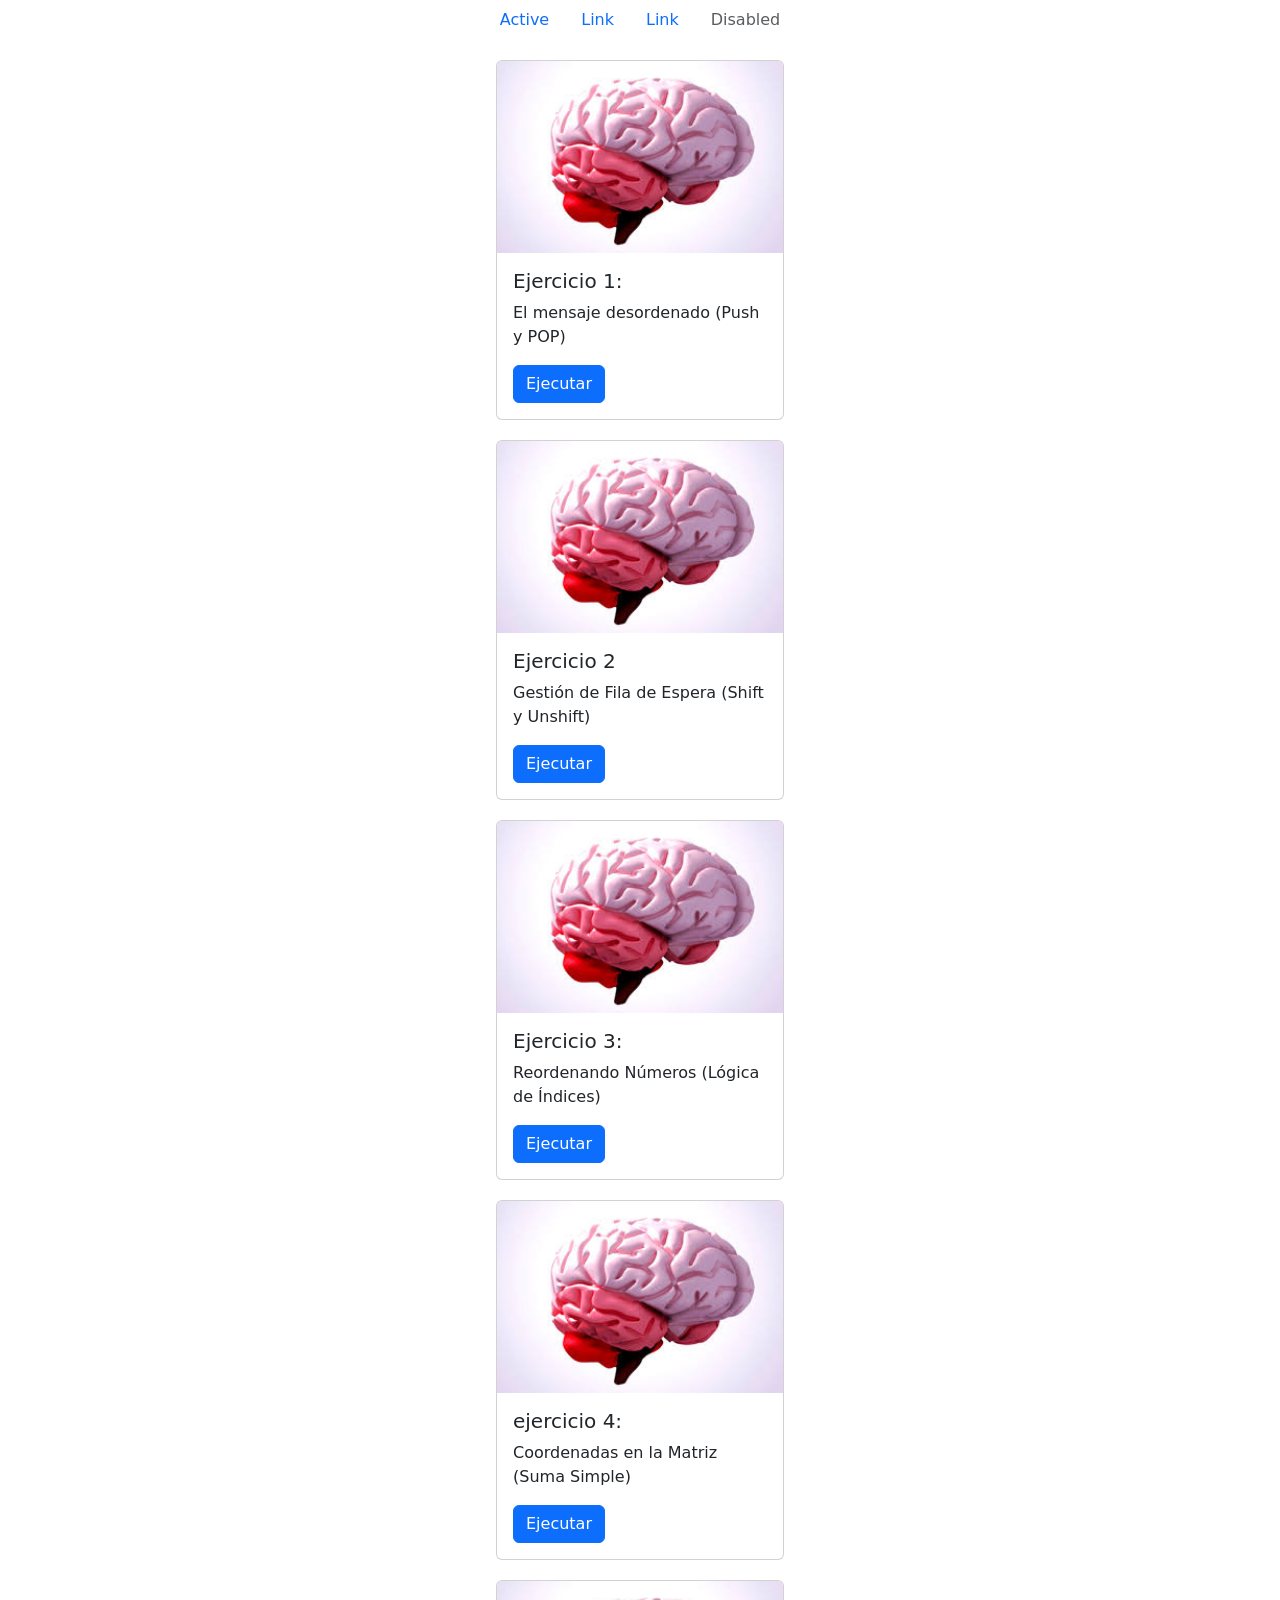
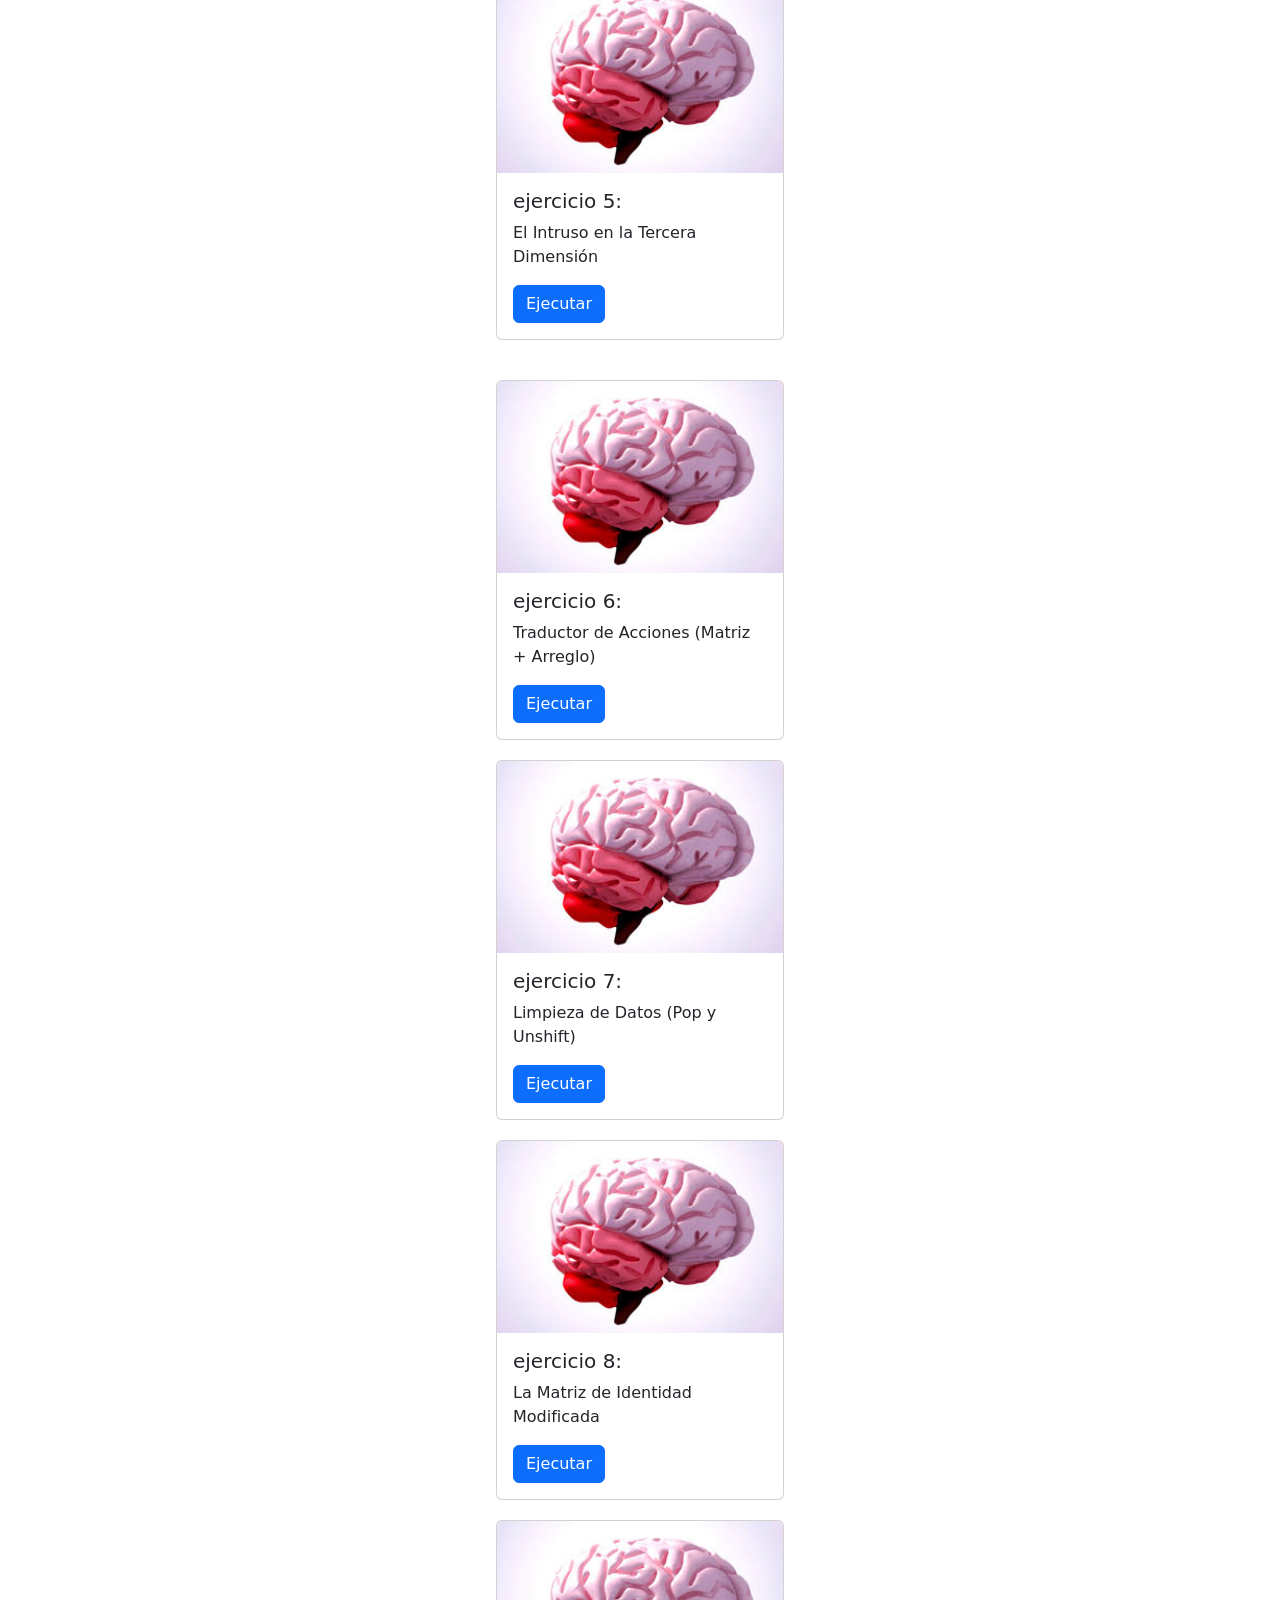
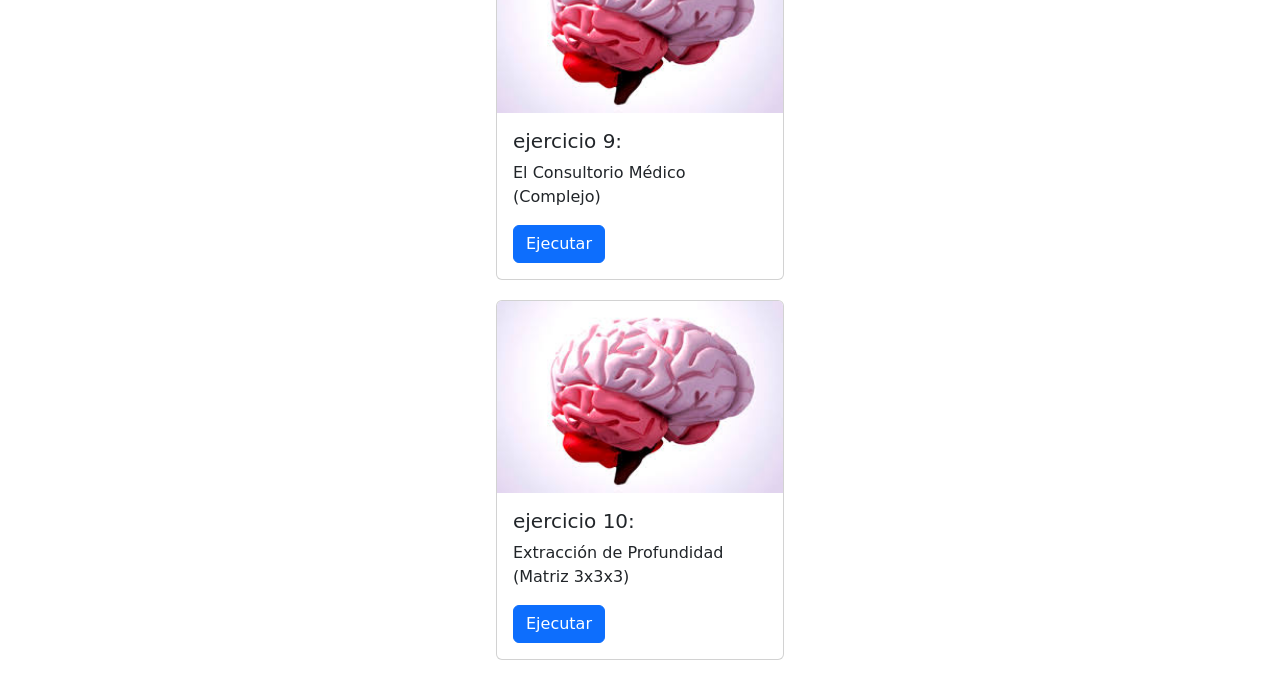
<file: 01_Arrays_Matrices/index.html>
<!DOCTYPE html>
<html lang="es">

<head>
    <meta charset="UTF-8">
    <meta name="author" content="elizabethcornejo@liceovvh.cl">
    <link rel="stylesheet" href="static/css/style.css">
    <meta name="viewport" content="width=device-width, initial-scale=1.0">

    <title>Arreglos y Matrices</title>

    <!-- Estilo Boostrap -->
    <link href="https://cdn.jsdelivr.net/npm/bootstrap@5.3.8/dist/css/bootstrap.min.css" rel="stylesheet"
        integrity="sha384-sRIl4kxILFvY47J16cr9ZwB07vP4J8+LH7qKQnuqkuIAvNWLzeN8tE5YBujZqJLB" crossorigin="anonymous">
</head>

<body>
    <header>
        <ul class="nav justify-content-center">
            <li class="nav-item">
                <a class="nav-link active" aria-current="page" href="#">Active</a>
            </li>
            <li class="nav-item">
                <a class="nav-link" href="#">Link</a>
            </li>
            <li class="nav-item">
                <a class="nav-link" href="#">Link</a>
            </li>
            <li class="nav-item">
                <a class="nav-link disabled" aria-disabled="true">Disabled</a>
            </li>
        </ul>
    </header>

    <main class="contenedor">
        <div class="filas">
            <!-- Primer ejercicio -->
            <div class="card" style="width: 18rem;">
                <img src="static/images/descarga.jpg" class="card-img-top" alt="...">
                <div class="card-body">
                    <h5 class="card-title">Ejercicio 1:</h5>
                    <p class="card-text">El mensaje desordenado (Push y POP)</p>
                    <a href="#" class="btn btn-primary" onclick="construirFrase()">Ejecutar</a>
                </div>
            </div>


            <!-- segundo ejercicio -->
            <div class="card" style="width: 18rem;">
                <img src="static/images/descarga.jpg" class="card-img-top" alt="...">
                <div class="card-body">
                    <h5 class="card-title">Ejercicio 2</h5>
                    <p class="card-text">Gestión de Fila de Espera (Shift y Unshift)</p>
                    <a href="#" class="btn btn-primary" onclick="gestionFila()">Ejecutar</a>
                </div>
            </div>


            <!-- tercer ejercicio -->
            <div class="card" style="width: 18rem;">
                <img src="static/images/descarga.jpg" class="card-img-top" alt="...">
                <div class="card-body">
                    <h5 class="card-title">Ejercicio 3:</h5>
                    <p class="card-text">Reordenando Números (Lógica de Índices)
                    </p>
                    <a href="#" class="btn btn-primary" onclick="reordenarNumeros()">Ejecutar</a>
                </div>
            </div>
            <!-- ejercicio cuatro -->
            <div class="card" style="width: 18rem;">
                <img src="static/images/descarga.jpg" class="card-img-top" alt="...">
                <div class="card-body">
                    <h5 class="card-title">ejercicio 4:</h5>
                    <p class="card-text">Coordenadas en la Matriz (Suma Simple)
                    </p>
                    <a href="#" class="btn btn-primary" onclick="coordenadasMatriz()">Ejecutar</a>
                </div>
            </div>

            <!-- ejercicio cinco -->
            <div class="card" style="width: 18rem;">
                <img src="static/images/descarga.jpg" class="card-img-top" alt="...">
                <div class="card-body">
                    <h5 class="card-title">ejercicio 5:</h5>
                    <p class="card-text">El Intruso en la Tercera Dimensión
                    </p>
                    <a href="#" class="btn btn-primary" onclick="operarIntruso()">Ejecutar</a>
                </div>
            </div>
        </div>
        <div class="filas1">
            <!-- ejercicio seis -->

            <div class="card" style="width: 18rem;">
                <img src="static/images/descarga.jpg" class="card-img-top" alt="...">
                <div class="card-body">
                    <h5 class="card-title">ejercicio 6:</h5>
                    <p class="card-text">Traductor de Acciones (Matriz + Arreglo)
                    </p>
                    <a href="#" class="btn btn-primary" onclick="traducirAcciones()">Ejecutar</a>
                </div>
            </div>

            <!-- ejercicio siete -->
            <div class="card" style="width: 18rem;">
                <img src="static/images/descarga.jpg" class="card-img-top" alt="...">
                <div class="card-body">
                    <h5 class="card-title">ejercicio 7:</h5>
                    <p class="card-text">Limpieza de Datos (Pop y Unshift)
                    </p>
                    <a href="#" class="btn btn-primary" onclick="limpiarDatos()">Ejecutar</a>
                </div>
            </div>

            <!-- ejercicio ocho -->
            <div class="card" style="width: 18rem;">
                <img src="static/images/descarga.jpg" class="card-img-top" alt="...">
                <div class="card-body">
                    <h5 class="card-title">ejercicio 8:</h5>
                    <p class="card-text">La Matriz de Identidad Modificada
                    </p>
                    <a href="#" class="btn btn-primary" onclick="operarIntruso()">Ejecutar</a>
                </div>
            </div>

            <!-- ejercicio nueve -->
            <div class="card" style="width: 18rem;">
                <img src="static/images/descarga.jpg" class="card-img-top" alt="...">
                <div class="card-body">
                    <h5 class="card-title">ejercicio 9:</h5>
                    <p class="card-text">El Consultorio Médico (Complejo)
                    </p>
                    <a href="#" class="btn btn-primary" onclick="medico()">Ejecutar</a>
                </div>
            </div>

            <!-- ejercicio diez -->

            <div class="card" style="width: 18rem;">
                <img src="static/images/descarga.jpg" class="card-img-top" alt="...">
                <div class="card-body">
                    <h5 class="card-title">ejercicio 10:</h5>
                    <p class="card-text"> Extracción de Profundidad (Matriz 3x3x3)
                    </p>
                    <a href="#" class="btn btn-primary" onclick="ejercicio10()">Ejecutar</a>
                </div>
            </div>
        </div>
    </main>
    <!-- Estilo boostrap -->
    <script src="https://cdn.jsdelivr.net/npm/bootstrap@5.3.8/dist/js/bootstrap.bundle.min.js"
        integrity="sha384-FKyoEForCGlyvwx9Hj09JcYn3nv7wiPVlz7YYwJrWVcXK/BmnVDxM+D2scQbITxI"
        crossorigin="anonymous"></script>

    <script src="static/js/script.js"></script>
</body>

</html>
</file>
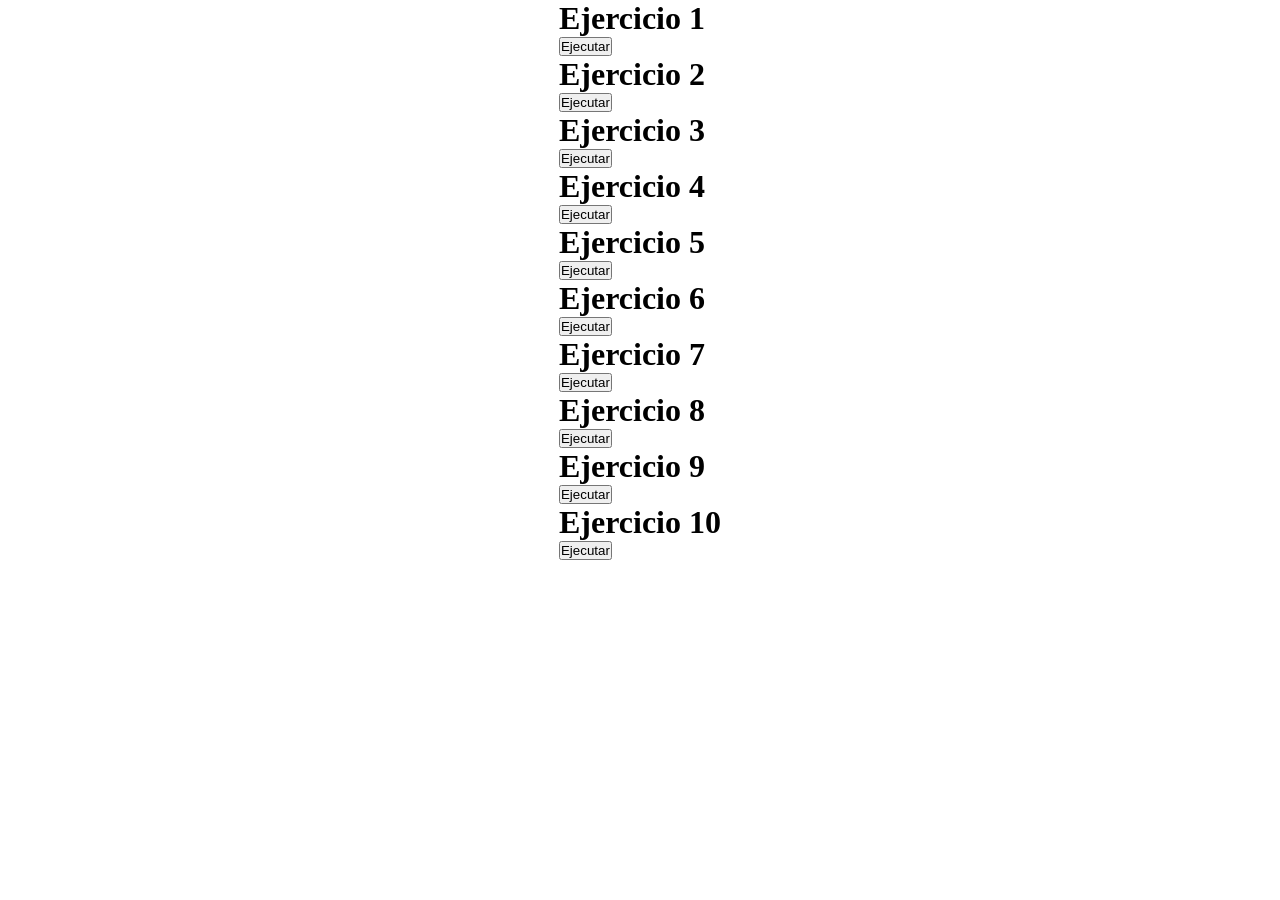
<file: 02_condiciones/index.html>
<!DOCTYPE html>
<html lang="es">

<head>
    <meta charset="UTF-8">
    <meta name="author" content="elizabethcornejo@liceovvh.cl">
    <meta name="viewport" content="width=device-width, initial-scale=1.0">
    <link rel="stylesheet" href="static/css/style.css">
    <title>condicionales</title>
</head>

<body>
    <div class="contenedor">
        <!-- ejercicio 1 -->
        <div class="ejer">
            <h1>Ejercicio 1</h1>
            <button onclick="digital()">Ejecutar</button>

            <div class="ejer">
                <h1>Ejercicio 2</h1>
                <button onclick="nombre()">Ejecutar</button>
            </div>
            <div class="ejer">
                <h1>Ejercicio 3</h1>
                <button onclick="duplicado()">Ejecutar</button>
            </div>
            <div class="ejer">
                <h1>Ejercicio 4</h1>
                <button onclick="controlStock()">Ejecutar</button>
            </div>
            <div class="ejer">
                <h1>Ejercicio 5</h1>
                <button onclick="operarIntruso()">Ejecutar</button>
            </div>
            <div class="ejer">
                <h1>Ejercicio 6</h1>
                <button onclick="accesoVip()">Ejecutar</button>
            </div>
            <div class="ejer">
                <h1>Ejercicio 7</h1>
                <button onclick="calificaciones()">Ejecutar</button>
            </div>
            <div class="ejer">
                <h1>Ejercicio 8</h1>
                <button onclick="buscador()">Ejecutar</button>
            </div> 
            <div class="ejer">
                <h1>Ejercicio 9</h1>
                <button onclick="matrices()">Ejecutar</button>
            </div>
            <div class="ejer">
                <h1>Ejercicio 10</h1>
                <button onclick="visitas()">Ejecutar</button>
            </div>

        </div>
        <script src="static/js/script.js"></script>
</body>

</html>
</file>
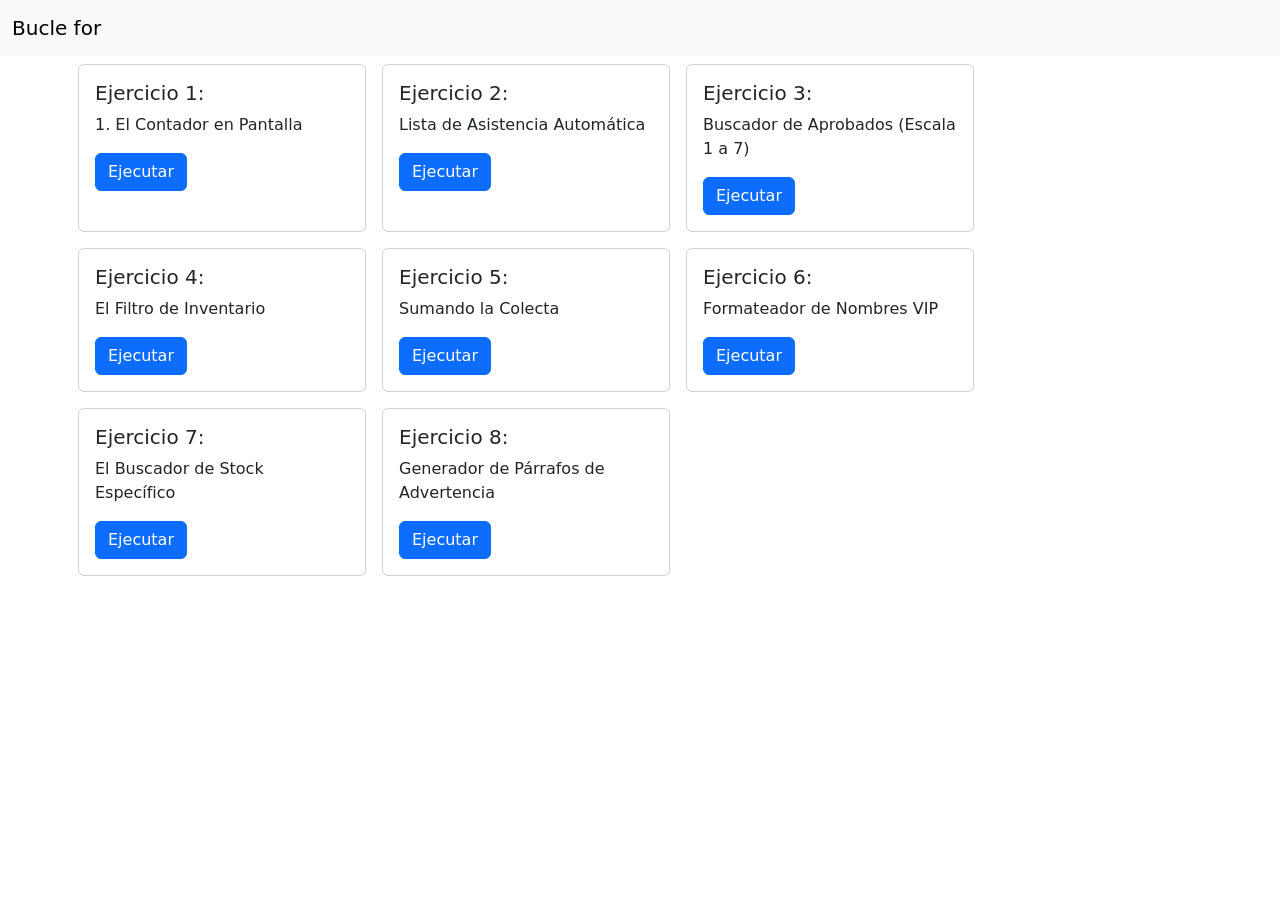
<file: 03_bucles_for/index.html>
<!DOCTYPE html>
<html lang="es">

<head>
    <meta charset="UTF-8">
    <meta name="author" content="elizabethcornejo@liceovvh.cl">
    <meta name="viewport" content="width=device-width, initial-scale=1.0">
    <link rel="stylesheet" href="static/css/style.css">
    <link href="https://cdn.jsdelivr.net/npm/bootstrap@5.3.8/dist/css/bootstrap.min.css" rel=" stylesheet"
        integrity="sha384-sRIl4kxILFvY47J16cr9ZwB07vP4J8+LH7qKQnuqkuIAvNWLzeN8tE5YBujZqJLB" crossorigin="anonymous">
    <title>Bucles For</title>
</head>

<body>
    <header>
        <nav class="navbar navbar-expand-lg bg-body-tertiary">
            <div class="container-fluid">
                <a class="navbar-brand" href="#">Bucle for</a>
                <button class="navbar-toggler" type="button" data-bs-toggle="collapse"
                    data-bs-target="#navbarNavAltMarkup" aria-controls="navbarNavAltMarkup" aria-expanded="false"
                    aria-label="Toggle navigation">
                    <span class="navbar-toggler-icon"></span>
                </button>
            </div>
        </nav>
    </header>
    <main class="container p-2 d-flex gap-3 flex-wrap">
        <div class="card" style="width: 18rem;">
            <div class="card-body">
                <h5 class="card-title">Ejercicio 1: </h5>
                <p class="card-text"> 1. El Contador en Pantalla
                </p>
                <a href="#" class="btn btn-primary" onclick="contadorPantalla()">Ejecutar</a>
                <div id="resultadoContainer" class="mt-4 d-none">
                    <h5>Resultado:</h5>
                    <div id="result1" class="alert alert-success fw-bold"></div>
                </div>
            </div>
        </div>
        <div class="card" style="width: 18rem;">
            <div class="card-body">
                <h5 class="card-title">Ejercicio 2: </h5>
                <p class="card-text"> Lista de Asistencia Automática
                </p>
                <a href="#" class="btn btn-primary" onclick="filaEspera()">Ejecutar</a>
                <div id="resultadoContainer2" class="mt-4 d-none">
                    <h5>Resultado:</h5>
                    <div id="result2" class="alert alert-success fw-bold"></div>
                </div>
            </div>
        </div>
        <div class="card" style="width: 18rem;">
            <div class="card-body">
                <h5 class="card-title">Ejercicio 3: </h5>
                <p class="card-text"> Buscador de Aprobados (Escala 1 a 7)
                </p>
                <a href="#" class="btn btn-primary" onclick="reordenarDatos()">Ejecutar</a>
                <div id="resultadoContainer3" class="mt-4 d-none">
                    <h5>Resultado:</h5>
                    <div id="result3" class="alert alert-success fw-bold"></div>
                </div>
            </div>
        </div>
        <div class="card" style="width: 18rem;">
            <div class="card-body">
                <h5 class="card-title">Ejercicio 4: </h5>
                <p class="card-text"> El Filtro de Inventario</p>
                <a href="#" class="btn btn-primary" onclick="controlStock()">Ejecutar</a>
                <div id="resultadoContainer4" class="mt-4 d-none">
                    <h5>Resultado:</h5>
                    <div id="result4" class="alert alert-success fw-bold"></div>
                </div>
            </div>
        </div>
        <div class="card" style="width: 18rem;">
            <div class="card-body">
                <h5 class="card-title">Ejercicio 5: </h5>
                <p class="card-text">Sumando la Colecta</p>
                <a href="#" class="btn btn-primary" onclick="operarIntruso()">Ejecutar</a>
                <div id="resultadoContainer5" class="mt-4 d-none">
                    <h5>Resultado:</h5>
                    <div id="result5" class="alert alert-success fw-bold"></div>
                </div>
            </div>
        </div>
        <div class="card" style="width: 18rem;">
            <div class="card-body">
                <h5 class="card-title">Ejercicio 6: </h5>
                <p class="card-text"> Formateador de Nombres VIP</p>
                <a href="#" class="btn btn-primary" onclick="traducirAcciones()">Ejecutar</a>
                <div id="resultadoContainer6" class="mt-4 d-none">
                    <h5>Resultado:</h5>
                    <div id="result6" class="alert alert-success fw-bold"></div>
                </div>
            </div>
        </div>
        <div class="card" style="width: 18rem;">
            <div class="card-body">
                <h5 class="card-title">Ejercicio 7: </h5>
                <p class="card-text">El Buscador de Stock Específico</p>
                <a href="#" class="btn btn-primary" onclick="calificacionChile()">Ejecutar</a>
                <div id="resultadoContainer7" class="mt-4 d-none">
                    <h5>Resultado:</h5>
                    <div id="result7" class="alert alert-success fw-bold"></div>
                </div>
            </div>
        </div>
        <div class="card" style="width: 18rem;">
            <div class="card-body">
                <h5 class="card-title">Ejercicio 8: </h5>
                <p class="card-text"> Generador de Párrafos de Advertencia
                </p>
                <a href="#" class="btn btn-primary" onclick="invitados()">Ejecutar</a>
                <div id="resultadoContainer8" class="mt-4 d-none">
                    <h5>Resultado:</h5>
                    <div id="result8" class="alert alert-success fw-bold"></div>
                </div>
            </div>
        </div>

    </main>
    <script src="static/js/script.js"></script>
    <!-- Script de boostrap -->
    <script src="https://cdn.jsdelivr.net/npm/bootstrap@5.3.8/dist/js/bootstrap.bundle.min.js"
        integrity="sha384-FKyoEForCGlyvwx9Hj09JcYn3nv7wiPVlz7YYwJrWVcXK/BmnVDxM+D2scQbITxI"
        crossorigin="anonymous"></script>
</body>

</html>
</file>
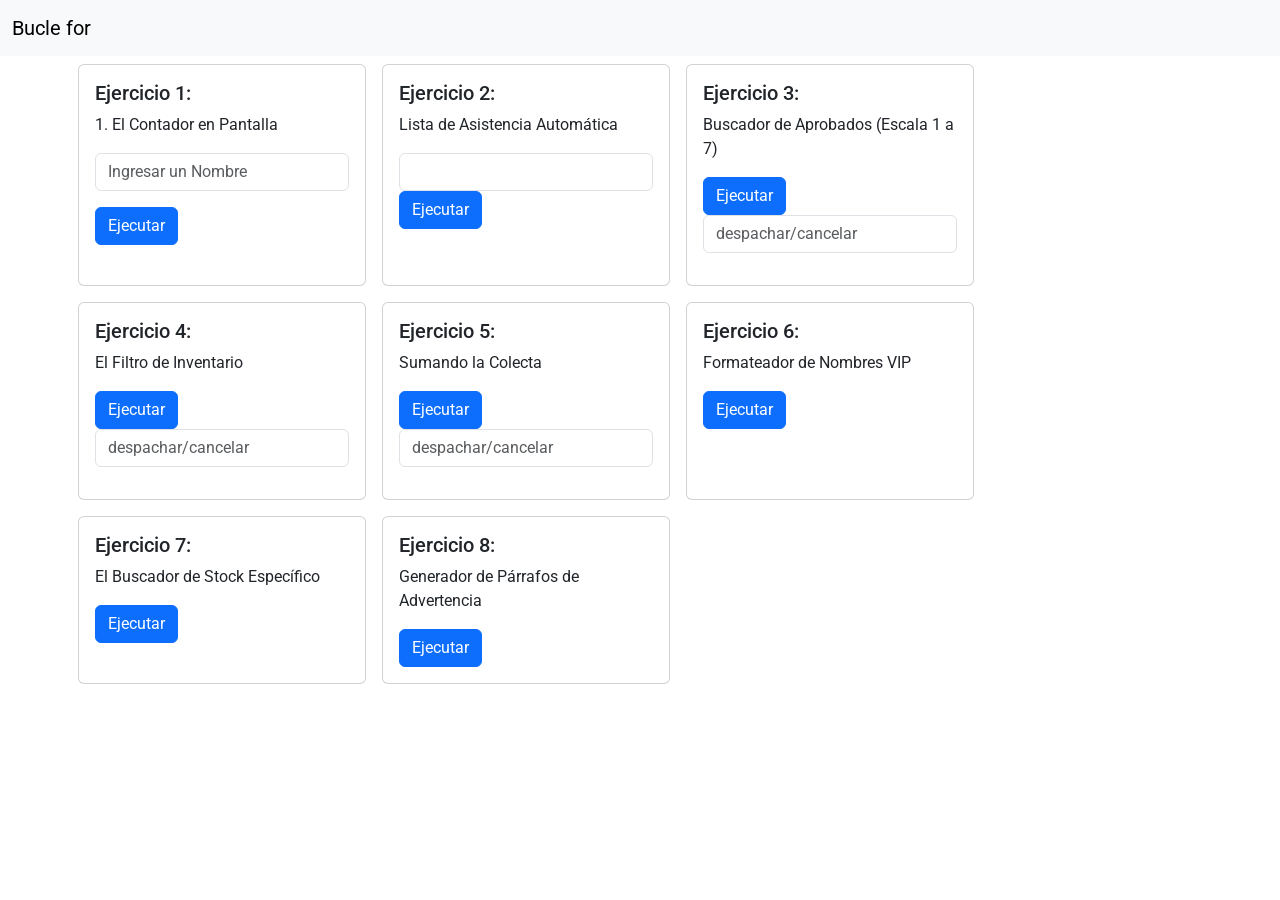
<file: 04_funciones_js/index.html>
<!DOCTYPE html>
<html lang="es">

<head>
    <meta charset="UTF-8">
    <meta name="viewport" content="width=device-width, initial-scale=1.0">
    <meta name="author" content="elizabethcornejo@liceovvh.cl">
    <link rel="stylesheet" href="static/css/style.css">
    <link rel="preconnect" href="https://fonts.googleapis.com">
    <link rel="preconnect" href="https://fonts.gstatic.com" crossorigin>
    <link href="https://fonts.googleapis.com/css2?family=Roboto:ital,wght@0,100..900;1,100..900&display=swap"
        rel="stylesheet">
    <title>funciones JS</title>
    <!-- Estilos boostrap -->
    <link href="https://cdn.jsdelivr.net/npm/bootstrap@5.3.8/dist/css/bootstrap.min.css" rel="stylesheet"
        integrity="sha384-sRIl4kxILFvY47J16cr9ZwB07vP4J8+LH7qKQnuqkuIAvNWLzeN8tE5YBujZqJLB" crossorigin="anonymous">
</head>

<body>
    <header>
        <nav class="navbar navbar-expand-lg bg-body-tertiary">
            <div class="container-fluid">
                <a class="navbar-brand" href="#">Bucle for</a>
                <button class="navbar-toggler" type="button" data-bs-toggle="collapse"
                    data-bs-target="#navbarNavAltMarkup" aria-controls="navbarNavAltMarkup" aria-expanded="false"
                    aria-label="Toggle navigation">
                    <span class="navbar-toggler-icon"></span>
                </button>
            </div>
        </nav>
    </header>
    <main class="container p-2 d-flex gap-3 flex-wrap">
        <div class="card" style="width: 18rem;">
            <div class="card-body">
                <h5 class="card-title">Ejercicio 1: </h5>
                <p class="card-text"> 1. El Contador en Pantalla
                </p>
                <input type="text" class="form-control mb-3" id="input1" placeholder="Ingresar un Nombre">
                <a href="#" class="btn btn-primary" onclick="registrarAlumno()">Ejecutar</a>
                <div id="container1" class="mt-4 d-none">
                    <h5>Resultado:</h5>
                    <div id="result1" class="alert alert-success fw-bold"></div>
                </div>
            </div>
        </div>
        <div class="card" style="width: 18rem;">
            <div class="card-body">
                <h5 class="card-title">Ejercicio 2: </h5>
                <p class="card-text"> Lista de Asistencia Automática
                </p>
                <input type="text" class="form-control" id="input2">
                <a href="#" class="btn btn-primary" onclick="agregarUrgencia()">Ejecutar</a>
                <div id="container2" class="mt-4 d-none">
                    <h5>Resultado:</h5>
                    <div id="result2" class="alert alert-success fw-bold"></div>
                </div>
            </div>
        </div>
        <div class="card" style="width: 18rem;">
            <div class="card-body">
                <h5 class="card-title">Ejercicio 3: </h5>
                <p class="card-text"> Buscador de Aprobados (Escala 1 a 7)
                </p>
                <a href="#" class="btn btn-primary" onclick="gestionarPedidos()">Ejecutar</a>
                <input type="text" class="form-control mb-3" id="input3" placeholder="despachar/cancelar">

                <div id="container3" class="mt-4 d-none">
                    <h5>Resultado:</h5>
                    <div id="result3" class="alert alert-success fw-bold"></div>
                </div>
            </div>
        </div>
        <div class="card" style="width: 18rem;">
            <div class="card-body">
                <h5 class="card-title">Ejercicio 4: </h5>
                <p class="card-text"> El Filtro de Inventario</p>
                <a href="#" class="btn btn-primary" onclick="buscarCodigo()">Ejecutar</a>
                <input type="text" class="form-control mb-3" id="input4" placeholder="despachar/cancelar">
                <div id="container4" class="mt-4 d-none">
                    <h5>Resultado:</h5>
                    <div id="result4" class="alert alert-success fw-bold"></div>
                </div>
            </div>
        </div>
        <div class="card" style="width: 18rem;">
            <div class="card-body">
                <h5 class="card-title">Ejercicio 5: </h5>
                <p class="card-text">Sumando la Colecta</p>
                <a href="#" class="btn btn-primary" onclick="simularCuotas()">Ejecutar</a>
                <input type="text" class="form-control mb-3" id="input5" placeholder="despachar/cancelar">
                <div id="container5" class="mt-4 d-none">
                    <h5>Resultado:</h5>
                    <div id="result5" class="alert alert-success fw-bold"></div>
                </div>
            </div>
        </div>
        <div class="card" style="width: 18rem;">
            <div class="card-body">
                <h5 class="card-title">Ejercicio 6: </h5>
                <p class="card-text"> Formateador de Nombres VIP</p>
                <a href="#" class="btn btn-primary" onclick="comprobarPresupuesto()">Ejecutar</a>
                <div id="container6" class="mt-4 d-none">
                    <h5>Resultado:</h5>
                    <div id="result6" class="alert alert-success fw-bold"></div>
                </div>
            </div>
        </div>
        <div class="card" style="width: 18rem;">
            <div class="card-body">
                <h5 class="card-title">Ejercicio 7: </h5>
                <p class="card-text">El Buscador de Stock Específico</p>
                <a href="#" class="btn btn-primary" onclick="calificacionChile()">Ejecutar</a>
                <div id="container7" class="mt-4 d-none">
                    <h5>Resultado:</h5>
                    <div id="result7" class="alert alert-success fw-bold"></div>
                </div>
            </div>
        </div>
        <div class="card" style="width: 18rem;">
            <div class="card-body">
                <h5 class="card-title">Ejercicio 8: </h5>
                <p class="card-text"> Generador de Párrafos de Advertencia
                </p>
                <a href="#" class="btn btn-primary" onclick="invitados()">Ejecutar</a>
                <div id="container8" class="mt-4 d-none">
                    <h5>Resultado:</h5>
                    <div id="result8" class="alert alert-success fw-bold"></div>
                </div>
            </div>
        </div>

    </main>
    <script src="static/js/script.js"></script>
    <!-- Script de boostrap -->
    <script src="https://cdn.jsdelivr.net/npm/bootstrap@5.3.8/dist/js/bootstrap.bundle.min.js"
        integrity="sha384-FKyoEForCGlyvwx9Hj09JcYn3nv7wiPVlz7YYwJrWVcXK/BmnVDxM+D2scQbITxI"
        crossorigin="anonymous"></script>
</body>

</html>
</file>
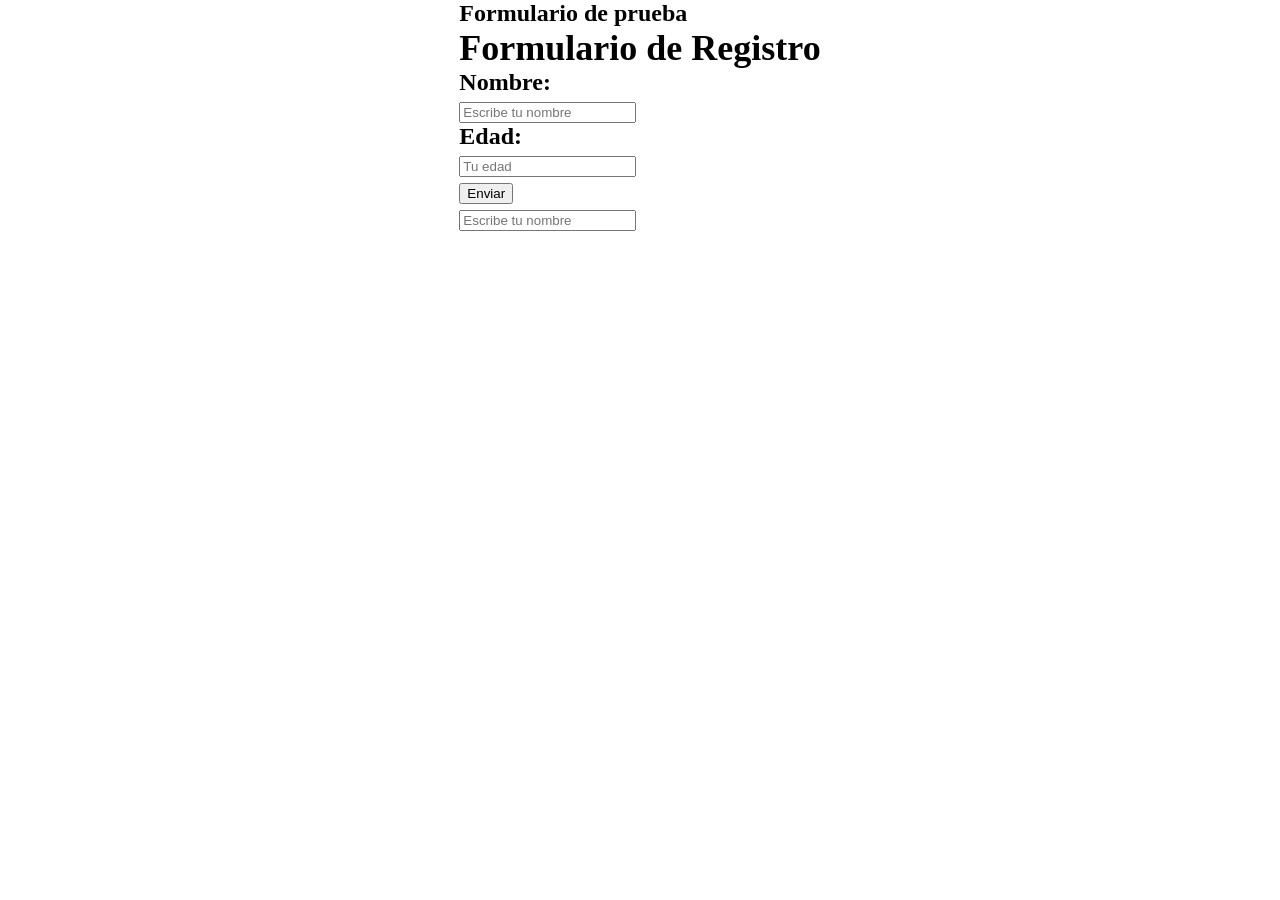
<file: tareas/index.html>
<!DOCTYPE html>
<html lang="es">
<head>
    <meta charset="UTF-8">
    <meta name="author" content="elizabethcornejo@liceovvh.cl">
    <link rel="stylesheet" href="static/css/style.css">
    <title>Uso de this</title>
</head>
    <body>
        <div class="contenedor">
            <h2>Formulario de prueba</h>
            <form onsubmit="return validarFormulario(this)">
        <h2>Formulario de Registro</h2>

        <div class="nombre">
            <label>Nombre:</label><br>
            <input type="text" name="nombre" 
                onclick="resaltarInput(this)"
                placeholder="Escribe tu nombre">
        </div>

        <div class="edad">
            <label>Edad:</label><br>
            <input type="number" name="edad" 
                onclick="resaltarInput(this)"
                placeholder="Tu edad">
        </div>
        <button type="submit">Enviar</button>
    </form>
    
    <p id="mensaje"></p>

            <input type="text" placeholder="Escribe tu nombre"
            onfocus="resaltar(this)"
            onblur="normal(this)">
        </div>
    <script src="static/js/script.js"></script>
</body>
</html>
</file>
<file: 01_Arrays_Matrices/static/css/style.css>
*{
    box-sizing: border-box;
    padding: 0;
    margin: 0;
}

.contenedor{
    display: flex;
    flex-direction: column;
    align-items: center;
}

.card{
    margin: 20px;
}
</file>
<file: 02_condiciones/static/css/style.css>
*{
    padding: 0;
    margin: 0;
    box-sizing: border-box;
}

.contenedor{
    display: flex;
    justify-content: center;
}
</file>
<file: 03_bucles_for/static/css/style.css>
*{
    padding: 0;
    margin: 0;
    box-sizing: border-box;
}
</file>
<file: 04_funciones_js/static/css/style.css>
* {
    margin: 0;
    padding: 0;
    box-sizing: border-box;
    font-family: "Roboto", sans-serif;
}
</file>
<file: tareas/static/css/style.css>
*{
        margin: 0 auto;
        padding: 0 auto;
        box-sizing: border-box;
}

.contenedor{
        display: flex;
        justify-content: center;
        flex-direction: column;
}
</file>
